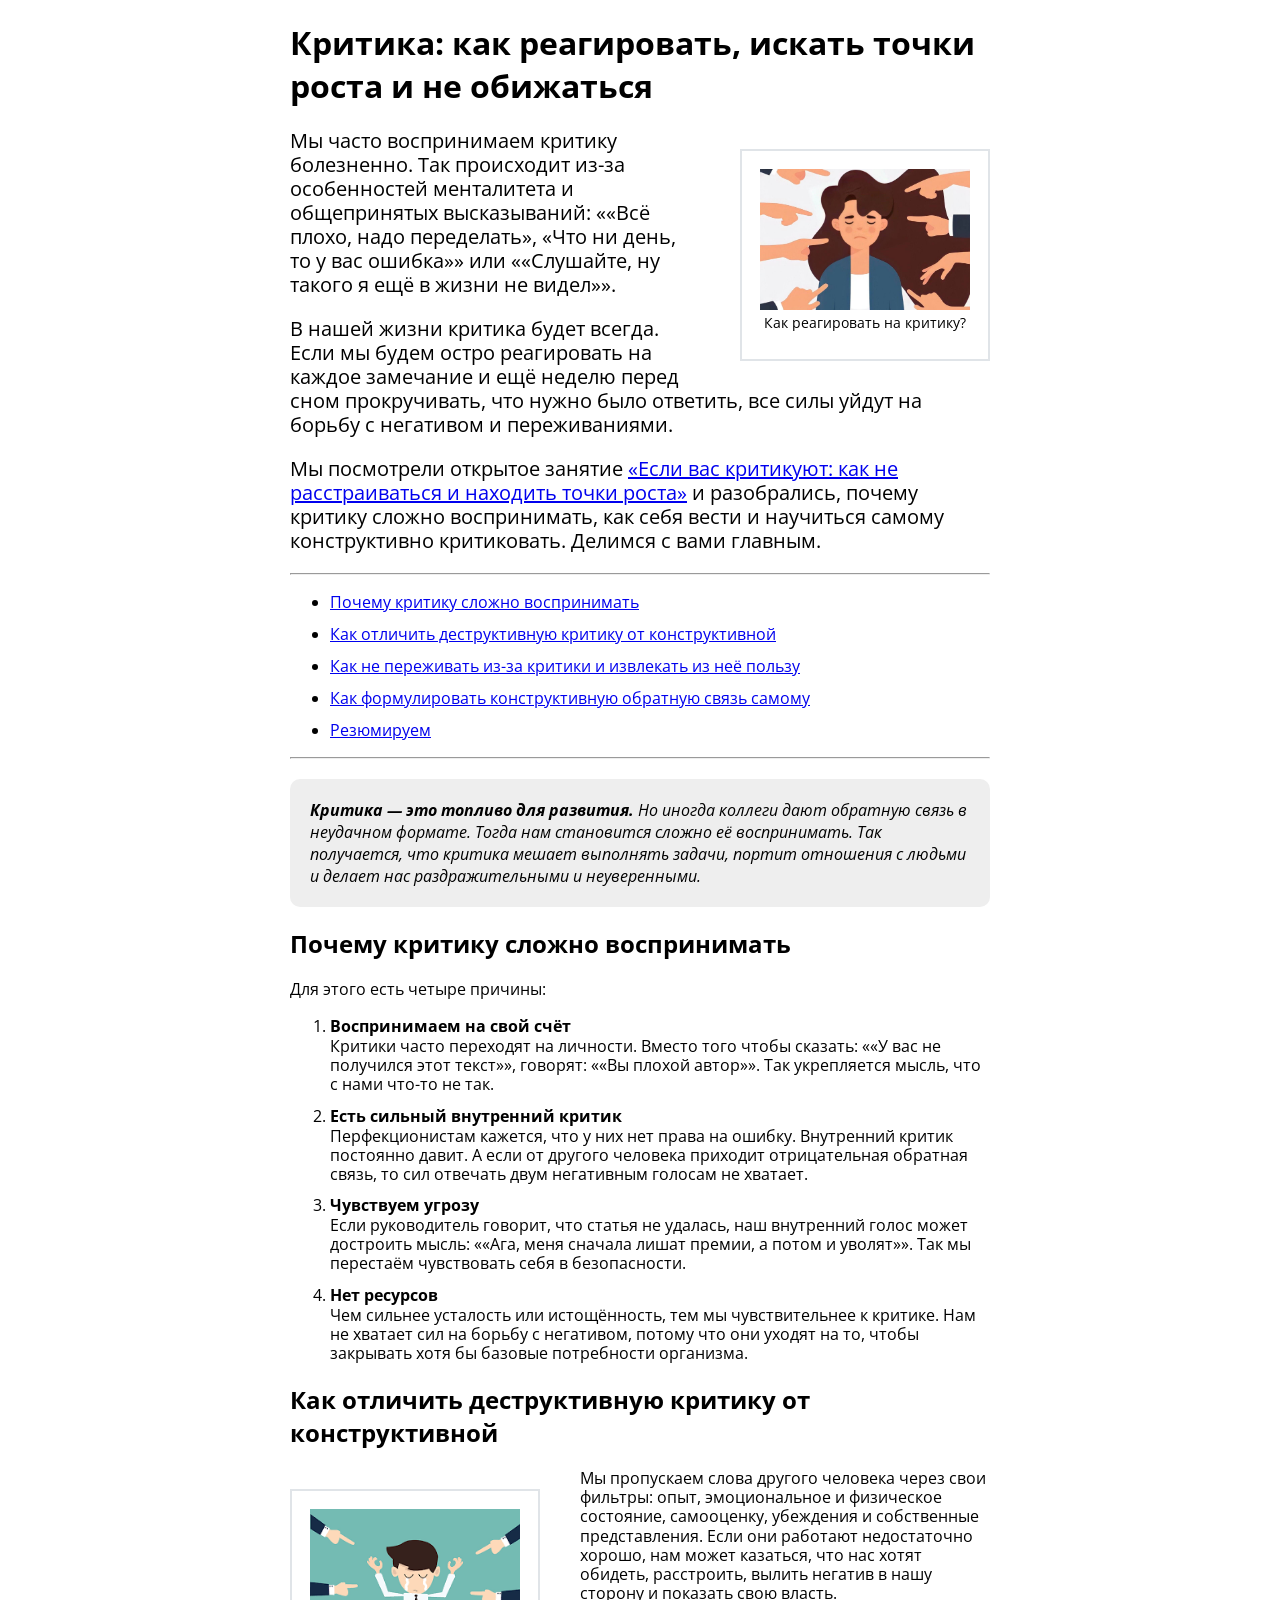
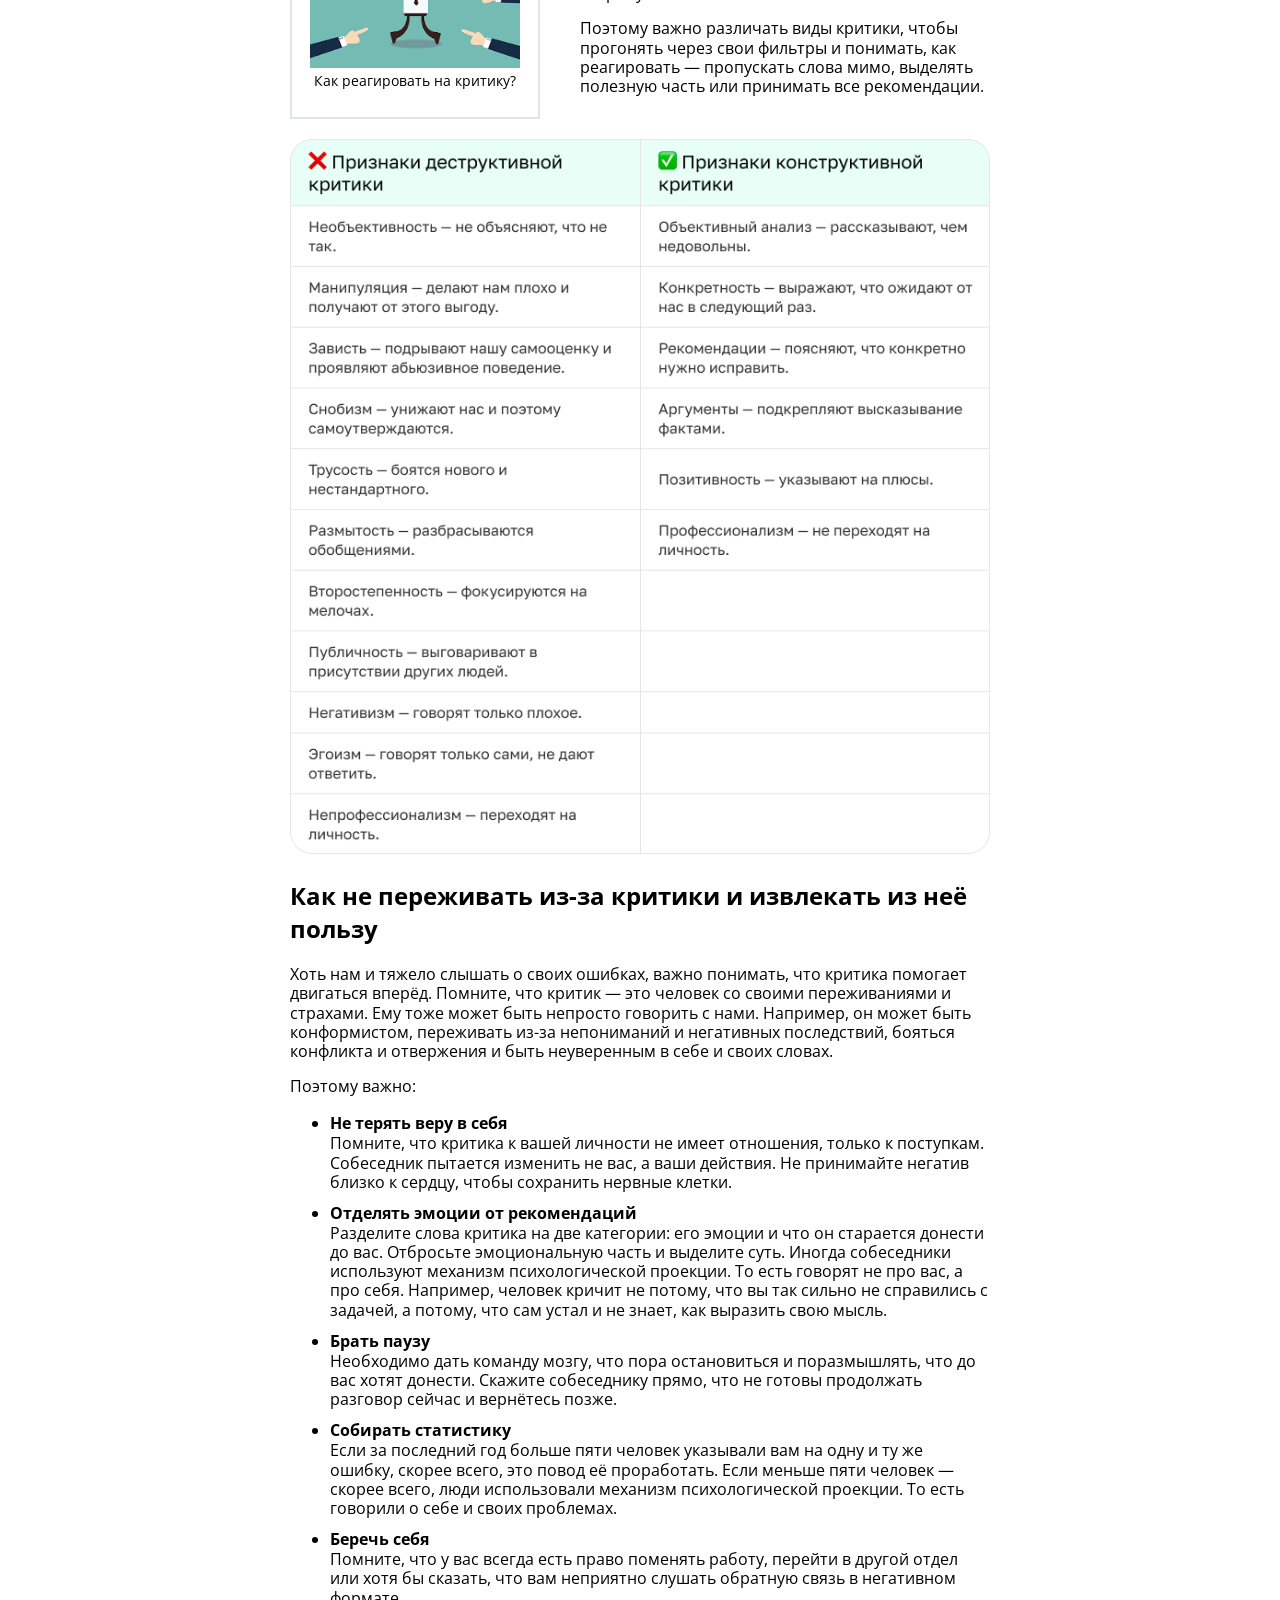
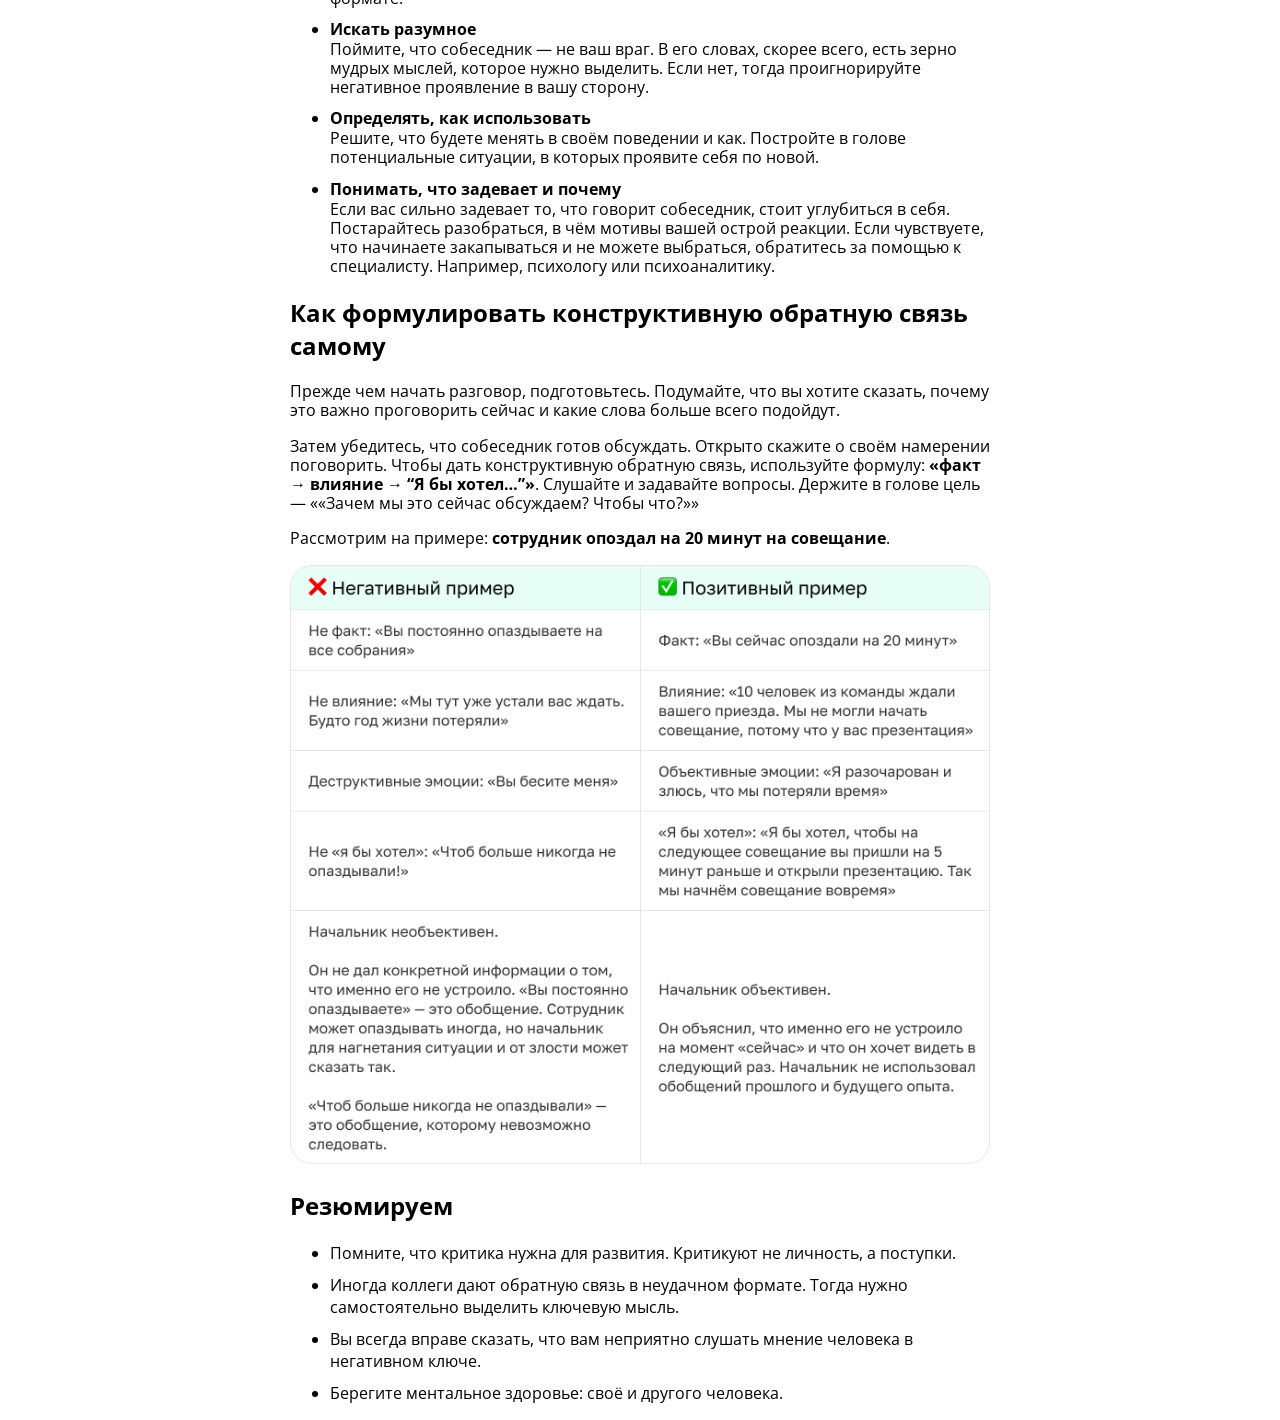
<file: HTML/task2/index.html>
<!DOCTYPE html>
<html lang="ru">
<head>
  <meta charset="UTF-8">
  <meta name="viewport" content="width=device-width, initial-scale=1.0">
  <meta http-equiv="X-UA-Compatible" content="ie=edge">
  <link rel="stylesheet" href="css/style.css">
  <title>Критика: как реагировать, искать точки роста и не обижаться</title>
</head>
<body>
<h1>Критика: как реагировать, искать точки роста и не обижаться</h1>

<figure class="figure-first">
    <img src="img/figure-first.jpg" alt="Изображение 1">
    <figcaption>Как реагировать на критику?</figcaption>
</figure>

<p class="p1">Мы часто воспринимаем критику болезненно. Так происходит из-за особенностей менталитета и общепринятых высказываний: <q>«Всё плохо, надо переделать», «Что ни день, то у вас ошибка»</q> или <q>«Слушайте, ну такого я ещё в жизни не видел»</q>.</p>

<p class="p1">В нашей жизни критика будет всегда. Если мы будем остро реагировать на каждое замечание и ещё неделю перед сном прокручивать, что нужно было ответить, все силы уйдут на борьбу с негативом и переживаниями.</p>

<p class="p1">Мы посмотрели открытое занятие <a href="#">«Если вас критикуют: как не расстраиваться и находить точки роста»</a> и разобрались, почему критику сложно воспринимать, как себя вести и научиться самому конструктивно критиковать. Делимся с вами главным.</p>
<hr>
<ol style="list-style-type: disc;">
    <li><a href="#headind_1">Почему критику сложно воспринимать</a></li>
    <li><a href="#headind_2">Как отличить деструктивную критику от конструктивной</a></li>
    <li><a href="#headind_3">Как не переживать из-за критики и извлекать из неё пользу</a></li>
    <li><a href="#headind_4">Как формулировать конструктивную обратную связь самому</a></li>
    <li><a href="#headind_5">Резюмируем</a></li>
</ol>
<hr>
<blockquote><b>Критика — это топливо для развития.</b> Но иногда коллеги дают обратную связь в неудачном формате. Тогда нам становится сложно её воспринимать. Так получается, что критика мешает выполнять задачи, портит отношения с людьми и делает нас раздражительными и неуверенными.</blockquote>

<h2 id="headind_1">Почему критику сложно воспринимать</h2>

<p>Для этого есть четыре причины:</p>
<ul style="list-style-type: decimal;">
    <li>
        <h4>Воспринимаем на свой счёт</h4>
        <p>Критики часто переходят на личности. Вместо того чтобы сказать: <q>«У вас не получился этот текст»</q>, говорят: <q>«Вы плохой автор»</q>. Так укрепляется мысль, что с нами что-то не так.</p></li>
    <li>
        <h4>Есть сильный внутренний критик</h4>
        <p>Перфекционистам кажется, что у них нет права на ошибку. Внутренний критик постоянно давит. А если от другого человека приходит отрицательная обратная связь, то сил отвечать двум негативным голосам не хватает.</p>
    </li>
    <li>
        <h4>Чувствуем угрозу</h4>
        <p>Если руководитель говорит, что статья не удалась, наш внутренний голос может достроить мысль: <q>«Ага, меня сначала лишат премии, а потом и уволят»</q>. Так мы перестаём чувствовать себя в безопасности.</p>
    </li>
    <li>
        <h4>Нет ресурсов</h4>
        <p>Чем сильнее усталость или истощённость, тем мы чувствительнее к критике. Нам не хватает сил на борьбу с негативом, потому что они уходят на то, чтобы закрывать хотя бы базовые потребности организма.</p>
    </li>
</ul>

<h2 id="headind_2">Как отличить деструктивную критику от конструктивной</h2>

<figure class="figure-second">
    <img src="img/figure-second.png" alt="Изображение 2">
    <figcaption>Как реагировать на критику?</figcaption>
</figure>

<p>Мы пропускаем слова другого человека через свои фильтры: опыт, эмоциональное и физическое состояние, самооценку, убеждения и собственные представления. Если они работают недостаточно хорошо, нам может казаться, что нас хотят обидеть, расстроить, вылить негатив в нашу сторону и показать свою власть.</p>

<p>Поэтому важно различать виды критики, чтобы прогонять через свои фильтры и понимать, как реагировать — пропускать слова мимо, выделять полезную часть или принимать все рекомендации.</p>

<img src="img/img-table-first.png" alt="Таблица 1">

<h2 id="headind_3">Как не переживать из-за критики и извлекать из неё пользу</h2>

<p>Хоть нам и тяжело слышать о своих ошибках, важно понимать, что критика помогает двигаться вперёд. Помните, что критик — это человек со своими переживаниями и страхами. Ему тоже может быть непросто говорить с нами. Например, он может быть конформистом, переживать из-за непониманий и негативных последствий, бояться конфликта и отвержения и быть неуверенным в себе и своих словах.</p>

<p>Поэтому важно:</p>
<ol style="list-style-type: disc;">
    <li>
        <h4>Не терять веру в себя</h4>
        <p>Помните, что критика к вашей личности не имеет отношения, только к поступкам. Собеседник пытается изменить не вас, а ваши действия. Не принимайте негатив близко к сердцу, чтобы сохранить нервные клетки.</p>
    </li>
    <li>
        <h4>Отделять эмоции от рекомендаций</h4>
        <p>Разделите слова критика на две категории: его эмоции и что он старается донести до вас. Отбросьте эмоциональную часть и выделите суть. Иногда собеседники используют механизм психологической проекции. То есть говорят не про вас, а про себя. Например, человек кричит не потому, что вы так сильно не справились с задачей, а потому, что сам устал и не знает, как выразить свою мысль.</p>
    </li>
    <li>
        <h4>Брать паузу</h4>
        <p>Необходимо дать команду мозгу, что пора остановиться и поразмышлять, что до вас хотят донести. Скажите собеседнику прямо, что не готовы продолжать разговор сейчас и вернётесь позже.</p>
    </li>
    <li>
        <h4>Собирать статистику</h4>
        <p>Если за последний год больше пяти человек указывали вам на одну и ту же ошибку, скорее всего, это повод её проработать. Если меньше пяти человек — скорее всего, люди использовали механизм психологической проекции. То есть говорили о себе и своих проблемах.</p>
    </li>
    <li>
        <h4>Беречь себя</h4>
        <p>Помните, что у вас всегда есть право поменять работу, перейти в другой отдел или хотя бы сказать, что вам неприятно слушать обратную связь в негативном формате.</p>
    </li>
    <li>
        <h4>Искать разумное</h4>
        <p>Поймите, что собеседник — не ваш враг. В его словах, скорее всего, есть зерно мудрых мыслей, которое нужно выделить. Если нет, тогда проигнорируйте негативное проявление в вашу сторону.</p>
    </li>
    <li>
        <h4>Определять, как использовать</h4>
        <p>Решите, что будете менять в своём поведении и как. Постройте в голове потенциальные ситуации, в которых проявите себя по новой.</p>
    </li>
    <li>
        <h4>Понимать, что задевает и почему</h4>
        <p>Если вас сильно задевает то, что говорит собеседник, стоит углубиться в себя. Постарайтесь разобраться, в чём мотивы вашей острой реакции. Если чувствуете, что начинаете закапываться и не можете выбраться, обратитесь за помощью к специалисту. Например, психологу или психоаналитику.</p>
    </li>
</ol>

<h2 id="headind_4">Как формулировать конструктивную обратную связь самому</h2>

<p>Прежде чем начать разговор, подготовьтесь. Подумайте, что вы хотите сказать, почему это важно проговорить сейчас и какие слова больше всего подойдут.</p>

<p>Затем убедитесь, что собеседник готов обсуждать. Открыто скажите о своём намерении поговорить. Чтобы дать конструктивную обратную связь, используйте формулу: <b>«факт → влияние → “Я бы хотел…”»</b>. Слушайте и задавайте вопросы. Держите в голове цель — <q>«Зачем мы это сейчас обсуждаем? Чтобы что?»</q></p>

<p>Рассмотрим на примере: <b>сотрудник опоздал на 20 минут на совещание</b>.</p>

<img src="img/img-table-second.png" alt="Таблица 2">

<h2 id="headind_5">Резюмируем</h2>
<ol style="list-style-type: disc;">
    <li>Помните, что критика нужна для развития. Критикуют не личность, а поступки.</li>
    <li>Иногда коллеги дают обратную связь в неудачном формате. Тогда нужно самостоятельно выделить ключевую мысль.</li>
    <li>Вы всегда вправе сказать, что вам неприятно слушать мнение человека в негативном ключе.</li>
    <li>Берегите ментальное здоровье: своё и другого человека.</li>
</ol>

</body>
</html>
</file>
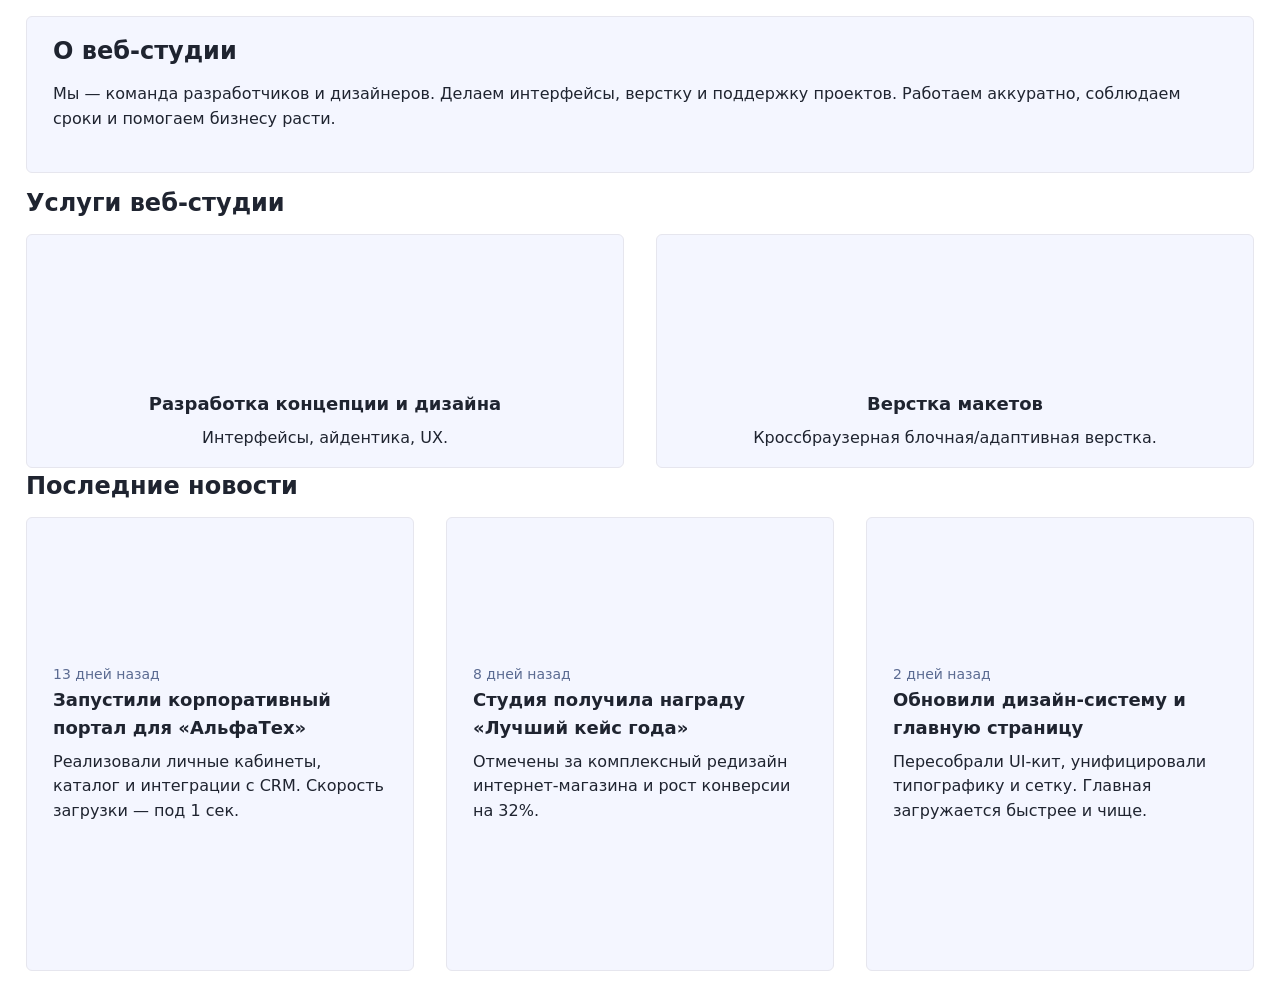
<file: HTML/task3/index.html>
<!DOCTYPE html>
<html lang="ru">

<head>
    <meta charset="UTF-8">
    <meta name="viewport" content="width=device-width, initial-scale=1.0">
    <meta http-equiv="X-UA-Compatible" content="ie=edge">
    <link rel="stylesheet" href="css/style.css">
    <title></title>
</head>

<body>
    <!-- Каркас страницы веб‑студии: без семантики, без ширин и позиционирования -->
    <main class="page">

        <!-- Главный блок «О веб‑студии» -->
        <section class="about">
            <h1 class="about__title">О веб‑студии</h1>
            <p class="about__text">
                Мы — команда разработчиков и дизайнеров. Делаем интерфейсы, верстку и поддержку
                проектов. Работаем аккуратно, соблюдаем сроки и помогаем бизнесу расти.
            </p>
        </section>
        <!-- Блок «Услуги веб‑студии» -->
        <section class="services">
            <h2 class="services__title">Услуги веб‑студии</h2>

            <div class="wrapper">
                <article class="service-item">
                    <h3 class="service-item__title">Разработка концепции и дизайна</h3>

                    <p class="service-item__text">Интерфейсы, айдентика, UX.</p>
                </article>

                <article class="service-item">
                    <h3 class="service-item__title">Верстка макетов</h3>

                    <p class="service-item__text">
                        Кроссбраузерная блочная/адаптивная верстка.
                    </p>
                </article>
            </div>

        </section>
        <!-- Блок «Последние новости» -->
        <!-- Блок «Последние новости» (обновлённый контент, без года) -->
        <section class="news">

            <h2 class="news__title">Последние новости</h2>

            <div class="wrapper">
                <article class="news-item">
                    <time class="news-item__date" datetime="2026-01-05">13 дней назад</time>
                    <h3 class="news-item__title">Запустили корпоративный портал для «АльфаТех»</h3>

                    <p class="news-item__text">
                        Реализовали личные кабинеты, каталог и интеграции с CRM. Скорость загрузки — под 1 сек.
                    </p>
                </article>

                <article class="news-item">
                    <time class="news-item__date" datetime="2026-01-11">8 дней назад</time>
                    <h3 class="news-item__title">Студия получила награду «Лучший кейс года»</h3>

                    <p class="news-item__text">
                        Отмечены за комплексный редизайн интернет‑магазина и рост конверсии на 32%.
                    </p>
                </article>

                <article class="news-item">
                    <time class="news-item__date" datetime="2026-01-16">2 дней назад</time>
                    <h3 class="news-item__title">Обновили дизайн‑систему и главную страницу</h3>

                    <p class="news-item__text">
                        Пересобрали UI-кит, унифицировали типографику и сетку. Главная загружается быстрее и чище.
                    </p>
                </article>
            </div>

        </section>
    </main>
</body>

</html>
</file>
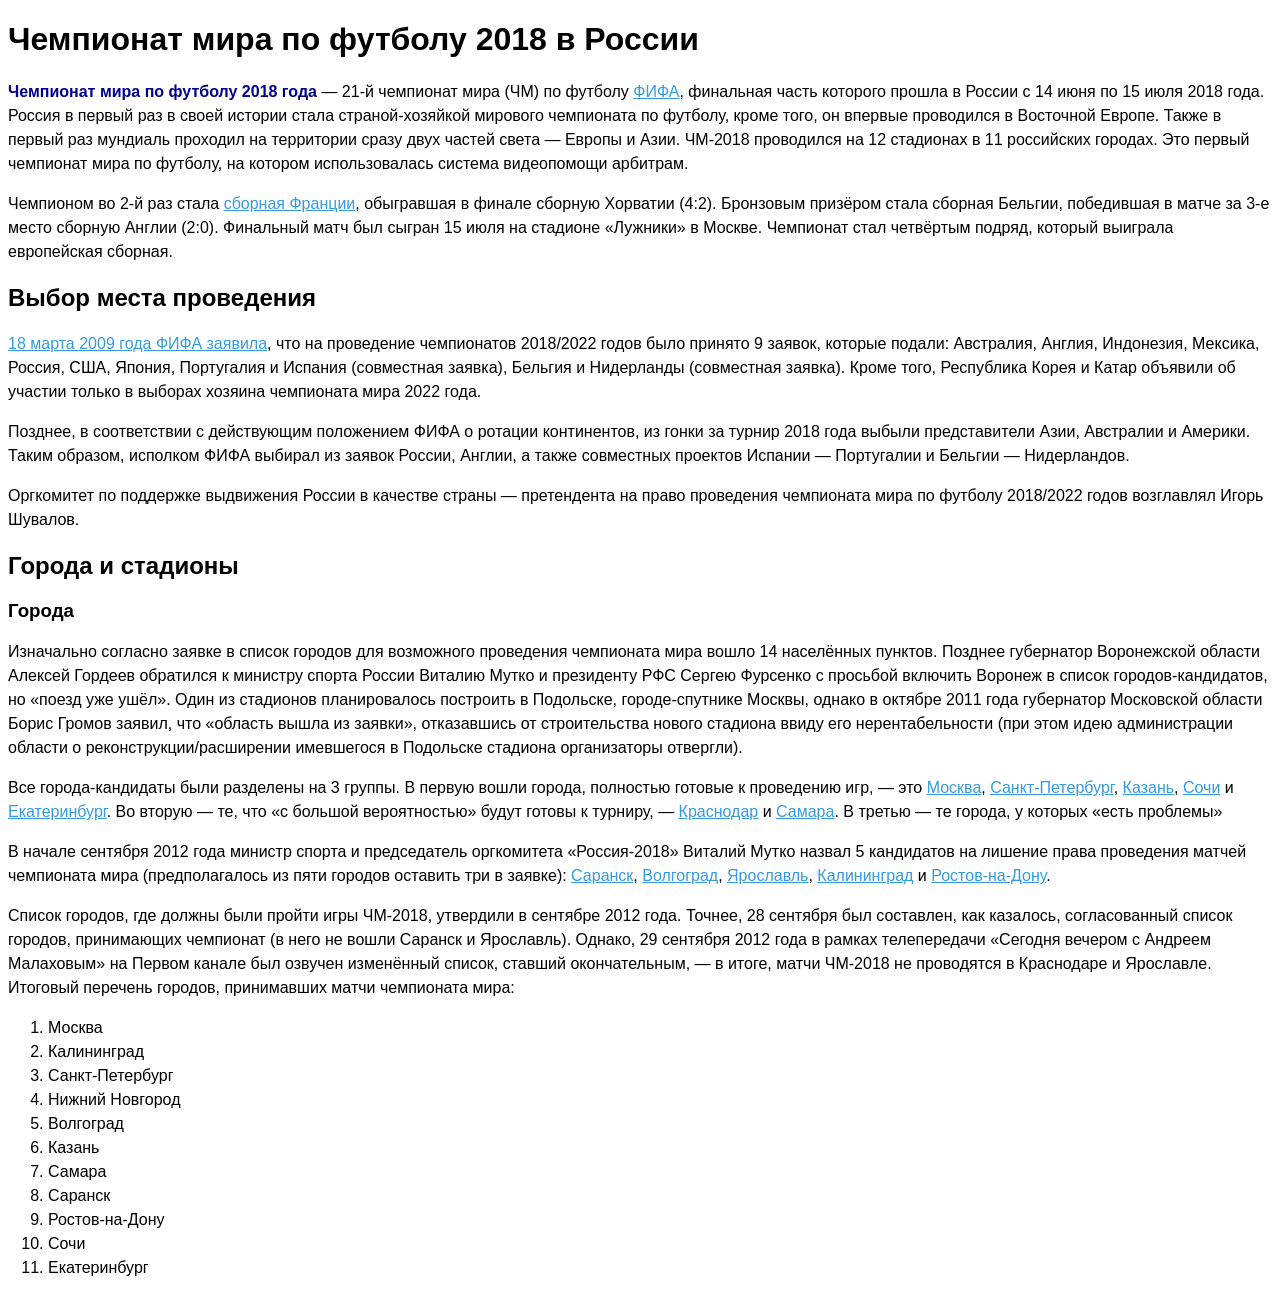
<file: HTML/task2/task2_1.html>
<!DOCTYPE html>
<html lang="ru">
<head>
  <meta charset="UTF-8">
  <meta name="viewport" content="width=device-width, initial-scale=1.0">
  <meta http-equiv="X-UA-Compatible" content="ie=edge">
  <link rel="stylesheet" href="css/task2_1.css">
  <title>Чемпионат мира по футболу 2018 в России</title>
</head>
<body>
<h1>Чемпионат мира по футболу 2018 в России</h1>

<p><span class="span">Чемпионат мира по футболу 2018 года</span>  — 21-й чемпионат мира (ЧМ) по футболу <a class="a" href="#">ФИФА</a>, финальная часть которого прошла в России
с 14 июня по 15 июля 2018 года. Россия в первый раз в своей истории стала страной-хозяйкой мирового чемпионата по
футболу, кроме того, он впервые проводился в Восточной Европе. Также в первый раз мундиаль проходил на территории сразу
двух частей света — Европы и Азии. ЧМ-2018 проводился на 12 стадионах в 11 российских городах. Это первый чемпионат мира
по футболу, на котором использовалась система видеопомощи арбитрам.</p>

<p class="p">Чемпионом во 2-й раз стала <a class="a" href="#">сборная Франции</a>, обыгравшая в финале сборную Хорватии (4:2). Бронзовым призёром стала сборная
Бельгии, победившая в матче за 3-е место сборную Англии (2:0). Финальный матч был сыгран 15 июля на стадионе «Лужники» в
Москве. Чемпионат стал четвёртым подряд, который выиграла европейская сборная.</p>

<h2>Выбор места проведения</h2>

<p class="p"><a class="a" href="#">18 марта 2009 года ФИФА заявила</a>, что на проведение чемпионатов 2018/2022 годов было принято 9 заявок, которые подали:
Австралия, Англия, Индонезия, Мексика, Россия, США, Япония, Португалия и Испания (совместная заявка), Бельгия и
Нидерланды (совместная заявка). Кроме того, Республика Корея и Катар объявили об участии только в выборах хозяина
чемпионата мира 2022 года.</p>

<p class="p">Позднее, в соответствии с действующим положением ФИФА о ротации континентов, из гонки за турнир 2018 года выбыли
представители Азии, Австралии и Америки. Таким образом, исполком ФИФА выбирал из заявок России, Англии, а также
совместных проектов Испании — Португалии и Бельгии — Нидерландов.</p>

<p class="p">Оргкомитет по поддержке выдвижения России в качестве страны — претендента на право проведения чемпионата мира по футболу
2018/2022 годов возглавлял Игорь Шувалов.</p>

<h2>Города и стадионы</h2>
<h3>Города</h3>

<p class="p">Изначально согласно заявке в список городов для возможного проведения чемпионата мира вошло 14 населённых пунктов.
Позднее губернатор Воронежской области Алексей Гордеев обратился к министру спорта России Виталию Мутко и президенту РФС
Сергею Фурсенко с просьбой включить Воронеж в список городов-кандидатов, но «поезд уже ушёл». Один из стадионов
планировалось построить в Подольске, городе-спутнике Москвы, однако в октябре 2011 года губернатор Московской области
Борис Громов заявил, что «область вышла из заявки», отказавшись от строительства нового стадиона ввиду его
нерентабельности (при этом идею администрации области о реконструкции/расширении имевшегося в Подольске стадиона
организаторы отвергли).</p>

<p class="p">Все города-кандидаты были разделены на 3 группы. В первую вошли города, полностью готовые к проведению игр, — это
<a class="a" href="#">Москва</a>, <a class="a" href="#">Санкт-Петербург</a>, <a class="a" href="#">Казань</a>, <a class="a" href="#">Сочи</a> и <a class="a" href="#">Екатеринбург</a>. Во вторую — те, что «с большой вероятностью» будут готовы к
турниру, — <a class="a" href="#">Краснодар</a> и <a class="a" href="#">Самара</a>. В третью — те города, у которых «есть проблемы»</p>

<p class="p">В начале сентября 2012 года министр спорта и председатель оргкомитета «Россия-2018» Виталий Мутко назвал 5 кандидатов на
лишение права проведения матчей чемпионата мира (предполагалось из пяти городов оставить три в заявке): <a class="a" href="#">Саранск</a>,
<a class="a" href="#">Волгоград</a>, <a class="a" href="#">Ярославль</a>, <a class="a" href="#">Калининград</a> и <a class="a" href="#">Ростов-на-Дону</a>.</p>

<p class="p">Список городов, где должны были пройти игры ЧМ-2018, утвердили в сентябре 2012 года. Точнее, 28 сентября был составлен,
как казалось, согласованный список городов, принимающих чемпионат (в него не вошли Саранск и Ярославль). Однако, 29
сентября 2012 года в рамках телепередачи «Сегодня вечером с Андреем Малаховым» на Первом канале был озвучен изменённый
список, ставший окончательным, — в итоге, матчи ЧМ-2018 не проводятся в Краснодаре и Ярославле. Итоговый перечень
городов, принимавших матчи чемпионата мира:</p>

<ol class="ol">
<li>Москва</li>
<li>Калининград</li>
<li>Санкт-Петербург</li>
<li>Нижний Новгород</li>
<li>Волгоград</li>
<li>Казань</li>
<li>Самара</li>
<li>Саранск</li>
<li>Ростов-на-Дону</li>
<li>Сочи</li>
<li>Екатеринбург</li>    
</ol>
</body>
</html>
</file>
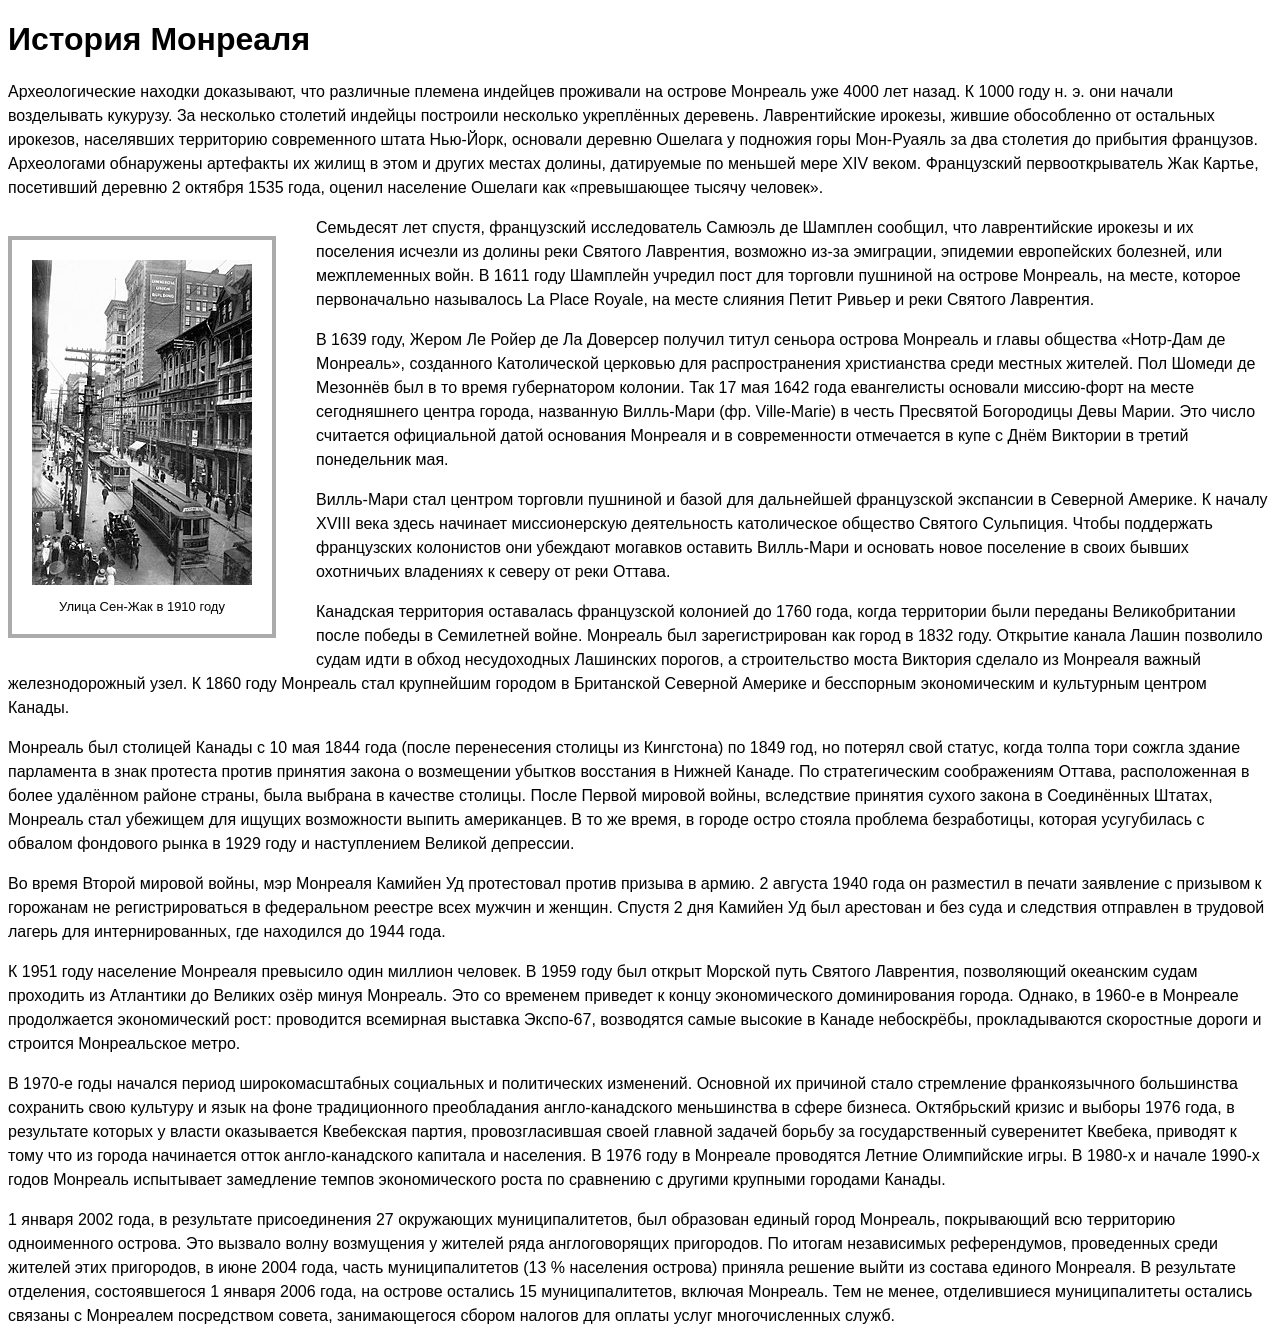
<file: HTML/task2/task2_2.html>
<!DOCTYPE html>
<html lang="ru">
<head>
  <meta charset="UTF-8">
  <meta name="viewport" content="width=device-width, initial-scale=1.0">
  <meta http-equiv="X-UA-Compatible" content="ie=edge">
  <link rel="stylesheet" href="css/task2_2.css">
  <title>История Монреаля</title>
</head>
<body class="body">
<h1>История Монреаля</h1>
<p class="p">
  Археологические находки доказывают, что различные племена индейцев проживали на острове Монреаль уже 4000 лет назад. К
  1000 году н. э. они начали возделывать кукурузу. За несколько столетий индейцы построили несколько укреплённых
  деревень. Лаврентийские ирокезы, жившие обособленно от остальных ирокезов, населявших территорию современного штата
  Нью-Йорк, основали деревню Ошелага у подножия горы Мон-Руаяль за два столетия до прибытия французов. Археологами
  обнаружены артефакты их жилищ в этом и других местах долины, датируемые по меньшей мере XIV веком. Французский
  первооткрыватель Жак Картье, посетивший деревню 2 октября 1535 года, оценил население Ошелаги как «превышающее тысячу
  человек».
</p>
<figure class="figure">
    <img src="img/220px-St.JamesSt.-Montreal_-1910.jpg" alt="Монреаль начала XX века">
    <figcaption class="figcaption">Улица Сен-Жак в 1910 году</figcaption>
</figure>
<p class="p">
  Семьдесят лет спустя, французский исследователь Самюэль де Шамплен сообщил, что лаврентийские ирокезы и их поселения
  исчезли из долины реки Святого Лаврентия, возможно из-за эмиграции, эпидемии европейских болезней, или межплеменных
  войн. В 1611 году Шамплейн учредил пост для торговли пушниной на острове Монреаль, на месте, которое первоначально
  называлось La Place Royale, на месте слияния Петит Ривьер и реки Святого Лаврентия.
</p>
<p class="p">
  В 1639 году, Жером Ле Ройер де Ла Доверсер получил титул сеньора острова Монреаль и главы общества «Нотр-Дам де
  Монреаль», созданного Католической церковью для распространения христианства среди местных жителей. Пол Шомеди де
  Мезоннёв был в то время губернатором колонии. Так 17 мая 1642 года евангелисты основали миссию-форт на месте
  сегодняшнего центра города, названную Вилль-Мари (фр. Ville-Marie) в честь Пресвятой Богородицы Девы Марии. Это число
  считается официальной датой основания Монреаля и в современности отмечается в купе с Днём Виктории в третий
  понедельник мая.
</p>
<p class="p">
  Вилль-Мари стал центром торговли пушниной и базой для дальнейшей французской экспансии в Северной Америке. К началу
  XVIII века здесь начинает миссионерскую деятельность католическое общество Святого Сульпиция. Чтобы поддержать
  французских колонистов они убеждают могавков оставить Вилль-Мари и основать новое поселение в своих бывших охотничьих
  владениях к северу от реки Оттава.
</p>
<p class="p">
  Канадская территория оставалась французской колонией до 1760 года, когда территории были переданы Великобритании после
  победы в Семилетней войне. Монреаль был зарегистрирован как город в 1832 году. Открытие канала Лашин позволило судам
  идти в обход несудоходных Лашинских порогов, а строительство моста Виктория сделало из Монреаля важный железнодорожный
  узел. К 1860 году Монреаль стал крупнейшим городом в Британской Северной Америке и бесспорным экономическим и
  культурным центром Канады.
</p>
<p class="p">
  Монреаль был столицей Канады с 10 мая 1844 года (после перенесения столицы из Кингстона) по 1849 год, но потерял свой
  статус, когда толпа тори сожгла здание парламента в знак протеста против принятия закона о возмещении убытков
  восстания в Нижней Канаде. По стратегическим соображениям Оттава, расположенная в более удалённом районе страны, была
  выбрана в качестве столицы. После Первой мировой войны, вследствие принятия сухого закона в Соединённых Штатах,
  Монреаль стал убежищем для ищущих возможности выпить американцев. В то же время, в городе остро стояла проблема
  безработицы, которая усугубилась с обвалом фондового рынка в 1929 году и наступлением Великой депрессии.
</p>
<p class="p">
  Во время Второй мировой войны, мэр Монреаля Камийен Уд протестовал против призыва в армию. 2 августа 1940 года он
  разместил в печати заявление с призывом к горожанам не регистрироваться в федеральном реестре всех мужчин и женщин.
  Спустя 2 дня Камийен Уд был арестован и без суда и следствия отправлен в трудовой лагерь для интернированных, где
  находился до 1944 года.
</p>
<p class="p">
  К 1951 году население Монреаля превысило один миллион человек. В 1959 году был открыт Морской путь Святого Лаврентия,
  позволяющий океанским судам проходить из Атлантики до Великих озёр минуя Монреаль. Это со временем приведет к концу
  экономического доминирования города. Однако, в 1960-е в Монреале продолжается экономический рост: проводится всемирная
  выставка Экспо-67, возводятся самые высокие в Канаде небоскрёбы, прокладываются скоростные дороги и строится
  Монреальское метро.
</p>
<p class="p">
  В 1970-е годы начался период широкомасштабных социальных и политических изменений. Основной их причиной стало
  стремление франкоязычного большинства сохранить свою культуру и язык на фоне традиционного преобладания
  англо-канадского меньшинства в сфере бизнеса. Октябрьский кризис и выборы 1976 года, в результате которых у власти
  оказывается Квебекская партия, провозгласившая своей главной задачей борьбу за государственный суверенитет Квебека,
  приводят к тому что из города начинается отток англо-канадского капитала и населения. В 1976 году в Монреале
  проводятся Летние Олимпийские игры. В 1980-х и начале 1990-х годов Монреаль испытывает замедление темпов
  экономического роста по сравнению с другими крупными городами Канады.
</p>
<p class="p">
  1 января 2002 года, в результате присоединения 27 окружающих муниципалитетов, был образован единый город Монреаль,
  покрывающий всю территорию одноименного острова. Это вызвало волну возмущения у жителей ряда англоговорящих
  пригородов. По итогам независимых референдумов, проведенных среди жителей этих пригородов, в июне 2004 года, часть
  муниципалитетов (13 % населения острова) приняла решение выйти из состава единого Монреаля. В результате отделения,
  состоявшегося 1 января 2006 года, на острове остались 15 муниципалитетов, включая Монреаль. Тем не менее, отделившиеся
  муниципалитеты остались связаны с Монреалем посредством совета, занимающегося сбором налогов для оплаты услуг
  многочисленных служб.
</p>
</body>
</html>
</file>
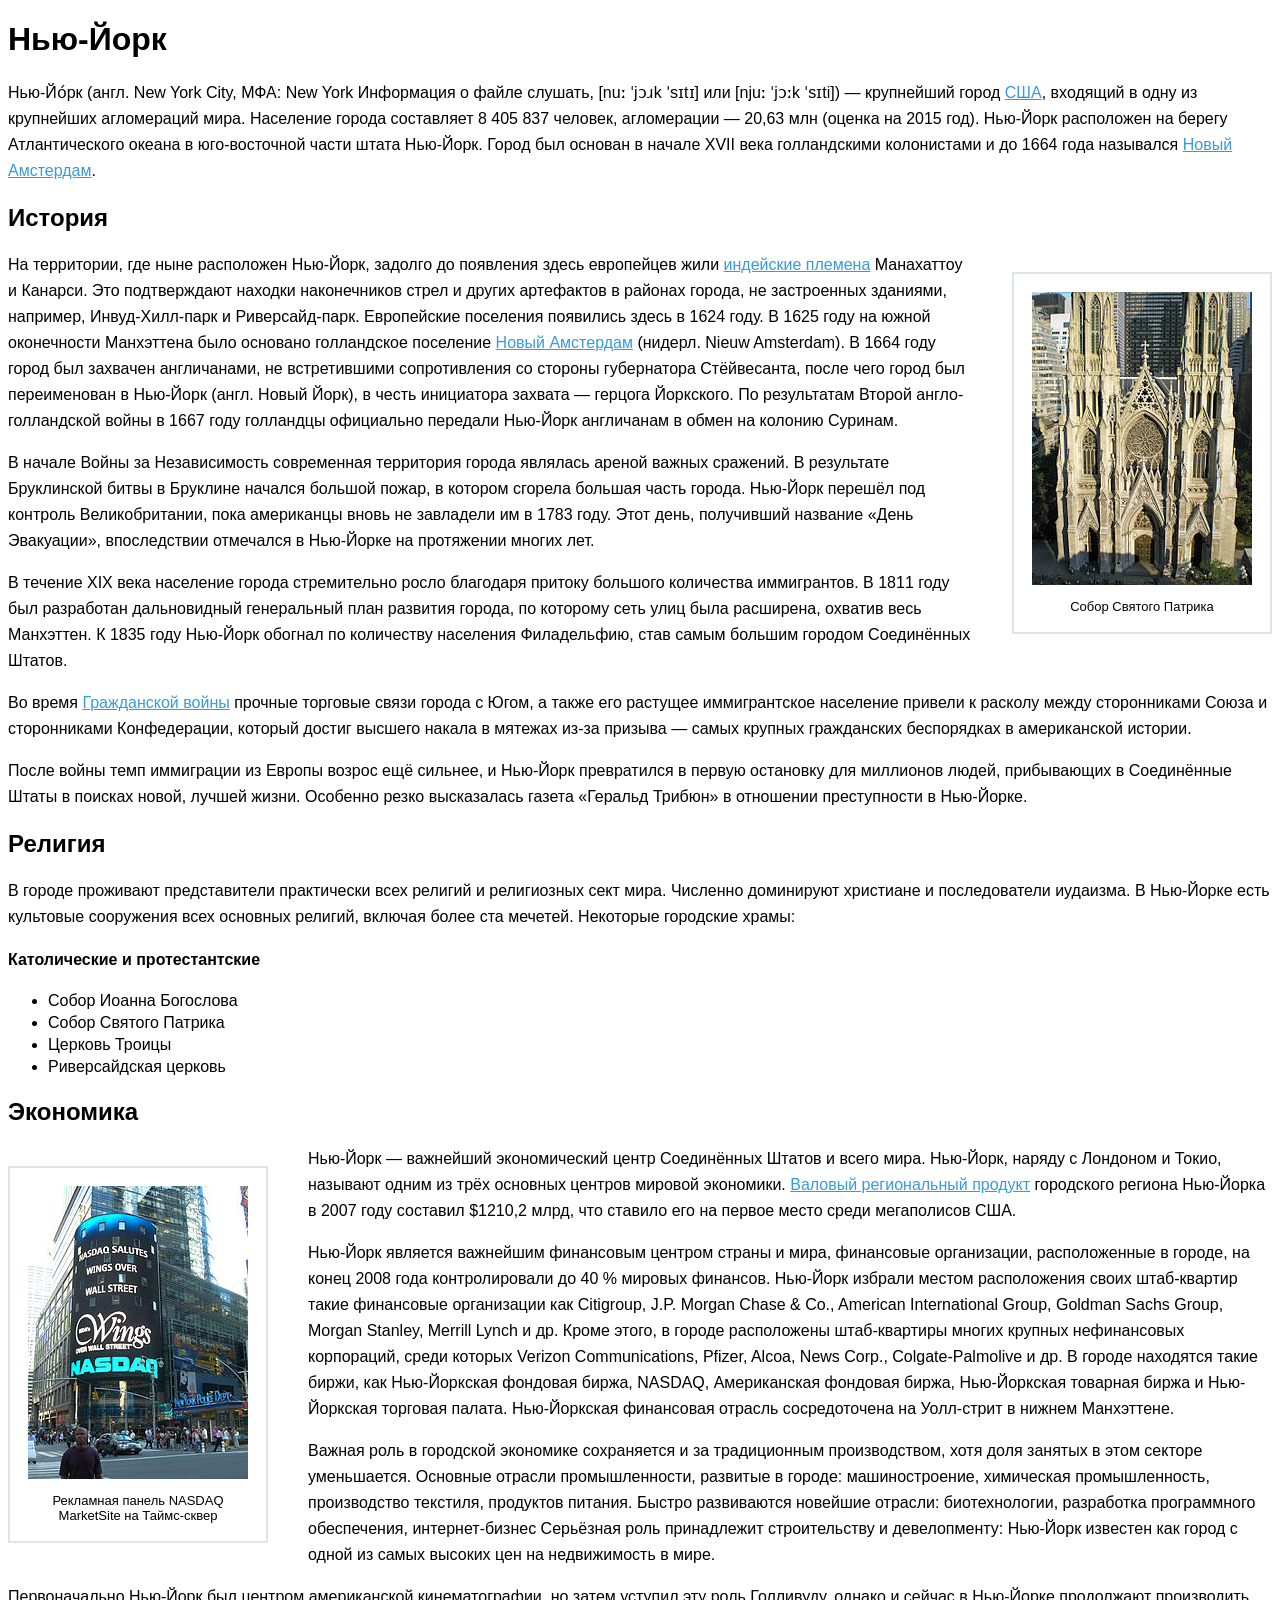
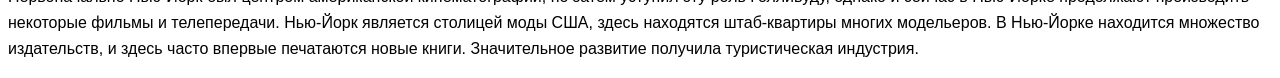
<file: HTML/task2/task2_3.html>
<!DOCTYPE html>
<html lang="ru">
<head>
  <meta charset="UTF-8">
  <meta name="viewport" content="width=device-width, initial-scale=1.0">
  <meta http-equiv="X-UA-Compatible" content="ie=edge">
  <link rel="stylesheet" href="css/task2_3.css">
  <title>Нью-Йорк</title>
</head>
<body>
<h1>Нью-Йорк</h1>
<p>Нью-Йо́рк (англ. New York City, МФА: New York Информация о файле слушать, [nuː ˈjɔɹk ˈsɪtɪ] или [njuː ˈjɔːk ˈsɪti]) —
  крупнейший город <a href="#">США</a>, входящий в одну из крупнейших агломераций мира. Население города составляет 8
  405 837 человек, агломерации — 20,63 млн (оценка на 2015 год). Нью-Йорк расположен на берегу Атлантического океана в
  юго-восточной части штата Нью-Йорк. Город был основан в начале XVII века голландскими колонистами и до 1664 года
  назывался <a href="#">Новый Амстердам</a>.</p>
<h2>История</h2>
<figure class="figure-cathedral">
  <img 
      src="img/220px-Saint_Patrick's_Cathedral_by_David_Shankbone.jpg"
      alt="Собор Святого Патрика в солнечную погоду">
  <figcaption class="figcaption">Собор Святого Патрика</figcaption>
</figure>
<p>
  На территории, где ныне расположен Нью-Йорк, задолго до появления здесь европейцев жили <a href="#">индейские
  племена</a> Манахаттоу и Канарси. Это подтверждают находки наконечников стрел и других артефактов в районах города, не
  застроенных зданиями, например, Инвуд-Хилл-парк и Риверсайд-парк. Европейские поселения появились здесь в 1624 году. В
  1625 году на южной оконечности Манхэттена было основано голландское поселение <a href="#">Новый Амстердам</a> (нидерл.
  Nieuw Amsterdam). В 1664 году город был захвачен англичанами, не встретившими сопротивления со стороны губернатора
  Стёйвесанта, после чего город был переименован в Нью-Йорк (англ. Новый Йорк), в честь инициатора захвата — герцога
  Йоркского. По результатам Второй англо-голландской войны в 1667 году голландцы официально передали Нью-Йорк англичанам
  в обмен на колонию Суринам.
</p>
<p>
  В начале Войны за Независимость современная территория города являлась ареной важных сражений. В результате
  Бруклинской битвы в Бруклине начался большой пожар, в котором сгорела большая часть города. Нью-Йорк перешёл под
  контроль Великобритании, пока американцы вновь не завладели им в 1783 году. Этот день, получивший название «День
  Эвакуации», впоследствии отмечался в Нью-Йорке на протяжении многих лет.
</p>
<p>
  В течение XIX века население города стремительно росло благодаря притоку большого количества иммигрантов. В 1811 году
  был разработан дальновидный генеральный план развития города, по которому сеть улиц была расширена, охватив весь
  Манхэттен. К 1835 году Нью-Йорк обогнал по количеству населения Филадельфию, став самым большим городом Соединённых
  Штатов.
</p>
<p>
  Во время <a href="#">Гражданской войны</a> прочные торговые связи города с Югом, а также его растущее иммигрантское
  население привели к расколу между сторонниками Союза и сторонниками Конфедерации, который достиг высшего накала в
  мятежах из-за призыва — самых крупных гражданских беспорядках в американской истории.
</p>
<p>
  После войны темп иммиграции из Европы возрос ещё сильнее, и Нью-Йорк превратился в первую остановку для миллионов
  людей, прибывающих в Соединённые Штаты в поисках новой, лучшей жизни. Особенно резко высказалась газета «Геральд
  Трибюн» в отношении преступности в Нью-Йорке.
</p>
<h2>Религия</h2>
<p>
  В городе проживают представители практически всех религий и религиозных сект мира. Численно доминируют христиане и
  последователи иудаизма. В Нью-Йорке есть культовые сооружения всех основных религий, включая более ста мечетей.
  Некоторые городские храмы:
</p>
<h4>Католические и протестантские</h4>
<ul>
  <li>Собор Иоанна Богослова</li>
  <li>Собор Святого Патрика</li>
  <li>Церковь Троицы</li>
  <li>Риверсайдская церковь</li>
</ul>
<h2>Экономика</h2>
<figure class="figure-nasdaq">
  <img 
       src="img/220px-Nasdaq_2.jpg"
       alt="Большое электронное табло, на котором показывается реклама">
  <figcaption class="figcaption">Рекламная панель NASDAQ MarketSite на Таймс-сквер</figcaption>
</figure>
<p>
  Нью-Йорк — важнейший экономический центр Соединённых Штатов и всего мира. Нью-Йорк, наряду с Лондоном и Токио,
  называют одним из трёх основных центров мировой экономики. <a href="#">Валовый региональный продукт</a> городского
  региона Нью-Йорка в 2007 году составил $1210,2 млрд, что ставило его на первое место среди мегаполисов США.
</p>
<p>
  Нью-Йорк является важнейшим финансовым центром страны и мира, финансовые организации, расположенные в городе, на
  конец 2008 года контролировали до 40 % мировых финансов. Нью-Йорк избрали местом расположения своих штаб-квартир
  такие финансовые организации как Citigroup, J.P. Morgan Chase & Co., American International Group, Goldman Sachs
  Group, Morgan Stanley, Merrill Lynch и др. Кроме этого, в городе расположены штаб-квартиры многих крупных
  нефинансовых корпораций, среди которых Verizon Communications, Pfizer, Alcoa, News Corp., Colgate-Palmolive и др. В
  городе находятся такие биржи, как Нью-Йоркская фондовая биржа, NASDAQ, Американская фондовая биржа, Нью-Йоркская
  товарная биржа и Нью-Йоркская торговая палата. Нью-Йоркская финансовая отрасль сосредоточена на Уолл-стрит в нижнем
  Манхэттене.
</p>
<p>
  Важная роль в городской экономике сохраняется и за традиционным производством, хотя доля занятых в этом секторе
  уменьшается. Основные отрасли промышленности, развитые в городе: машиностроение, химическая промышленность,
  производство текстиля, продуктов питания. Быстро развиваются новейшие отрасли: биотехнологии, разработка
  программного обеспечения, интернет-бизнес Серьёзная роль принадлежит строительству и девелопменту: Нью-Йорк известен
  как город с одной из самых высоких цен на недвижимость в мире.
</p>
<p>
  Первоначально Нью-Йорк был центром американской кинематографии, но затем уступил эту роль Голливуду, однако и сейчас
  в Нью-Йорке продолжают производить некоторые фильмы и телепередачи. Нью-Йорк является столицей моды США, здесь
  находятся штаб-квартиры многих модельеров. В Нью-Йорке находится множество издательств, и здесь часто впервые
  печатаются новые книги. Значительное развитие получила туристическая индустрия.
</p>

</body>
</html>
</file>
<file: HTML/task2/css/style.css>
@import url('https://fonts.googleapis.com/css2?family=Open+Sans:ital,wght@0,300..800;1,300..800&family=Roboto:ital,wght@0,100..900;1,100..900&display=swap');

body {
    font-family: "Open Sans", sans-serif;
    width: 700px;
    margin-left: auto;
    margin-right: auto;
}

span {
    font-weight: bold;
}

p {
    font-size: 16px;
    line-height: 1.2; 
}

ul p,
ul h5,
ul h4,
ol p,
ol h5,
ol h4{
    margin: 0;
}

li {
    margin-bottom: 10px;
}

img {
    width: 100%;
}

figure {
    width: 30%;
    padding: 18px;
    border: 2px solid #e0e4e8;
    margin-top: 20px;
    margin-bottom: 20px;
}

.figure-first {
    float: right;
    margin-left: 40px;
    margin-right: 0px;
}

.figure-second {
    float: left;
    margin-left: 0px;
    margin-right: 40px;
}

figcaption {
    font-size: 14px;
    line-height: 16px;
    margin-bottom: 10px;
    text-align: center;
}

blockquote {
    margin: 20px 0px;
    padding: 20px;
    background-color: #eee;
    font-style: italic;
    border-radius: 10px;
}

.p1 {
    font-size: 20px;  
}
</file>
<file: HTML/task3/css/style.css>
/* База: без ширин, без позиционирования, без сеток */
html,
body {
    height: 100%;
}

body {
    margin: 0;
    font-family: system-ui, -apple-system, "Segoe UI", Roboto, "Noto Sans", Arial, sans-serif;
    color: #1f2430;
    line-height: 1.55;
    background: #ffffff;
}

.page {
    padding: 16px;
}

.about {
    background: #f4f6ff;
    border: 1px solid #e6e6ee;
    border-radius: 6px;
    padding: 16px;
    margin: 0 10px 12px;
}

.about__title,
.services__title,
.news__title {
    font-weight: 700;
    font-size: 24px;
    margin: 0 10px 12px;
}

/* Описание */
.about__text {
    margin: 0 10px 24px;
}

/* Карточки услуг — простая «сухая» подложка */
.service-item {
    background: #f4f6ff;
    border: 1px solid #e6e6ee;
    border-radius: 6px;
    padding: 16px;
    text-align: center;
    flex: 1 1 0;
    height: 200px;
    display: flex;
    flex-direction: column;
    justify-content: flex-end;
    margin: 0 10px;
}

.news-item {
    background: #f4f6ff;
    border: 1px solid #e6e6ee;
    border-radius: 6px;
    padding: 26px;
    text-align: left;
    flex: 1 1 0;
    height: 400px;
    display: flex;
    flex-direction: column;
    justify-content: center;
    margin: 0 10px;
}

/* Тексты карточек */
.service-item__title,
.news-item__title {
    font-weight: 700;
    margin: 0 0 8px;
    font-size: 18px;
}

.service-item__text,
.news-item__text {
    margin: 0;
}

.news-item__date {
    color: #5b6b92;
    font-size: 14px;
}

.wrapper {
    display: flex;
    gap: 12px;
}
</file>
<file: HTML/task2/css/task2_1.css>
body {
  font-family: arial, sans-serif;
  font-size: 16px;
}

p, ol {
  line-height: 1.5;
}

span {
  font-weight: 700;
  color: #00008B;
}

a {
  color: #349bdf;
}
</file>
<file: HTML/task2/css/task2_2.css>
body {
  font-family: arial, sans-serif;
  font-size: 16px;
}

p {
  line-height: 1.5;
}

figure {
  text-align: center;
  float: left;
  padding: 20px;
  border: 4px solid #ababab;
  margin: 20px 40px 20px 0;
}

figcaption {
  margin-top: 10px;
  font-size: 13px;
}
</file>
<file: HTML/task2/css/task2_3.css>
body {
  font-family: arial, sans-serif;
  font-size: 16px;
}

a {
  color: #349bdf;
}

figure {
  width: 220px;
  text-align: center;
  padding: 18px;
  border: 2px solid #e0e4e8;
  margin: 20px 0px;
}

.figure-cathedral {
  float: right;
  margin-left: 40px;
  margin-right: 0px;
}

.figure-nasdaq {
  float: left;
  margin-left: 0px;
  margin-right: 40px;
}

figcaption {
  font-size: 13px;
  margin-top: 10px;
}

p {
  line-height: 26px;
}

ul {
  line-height: 22px;  
}
</file>
